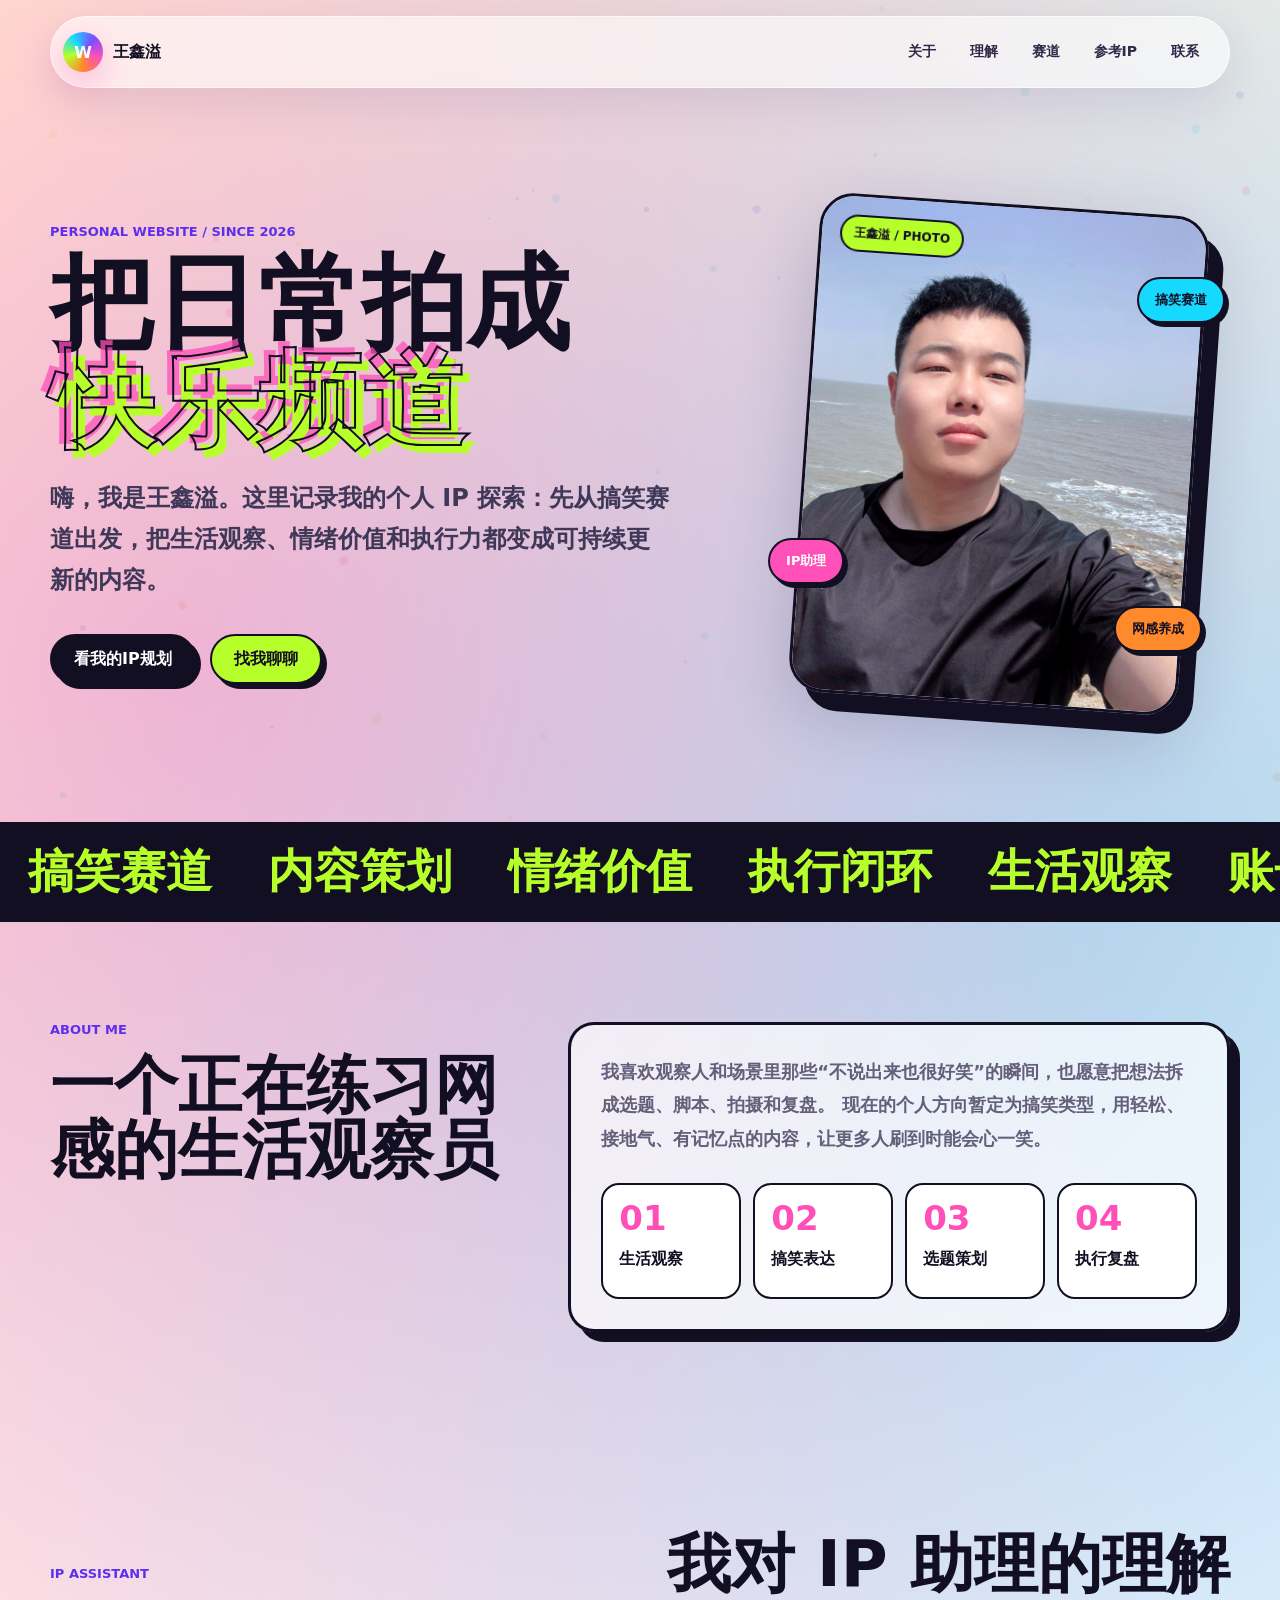
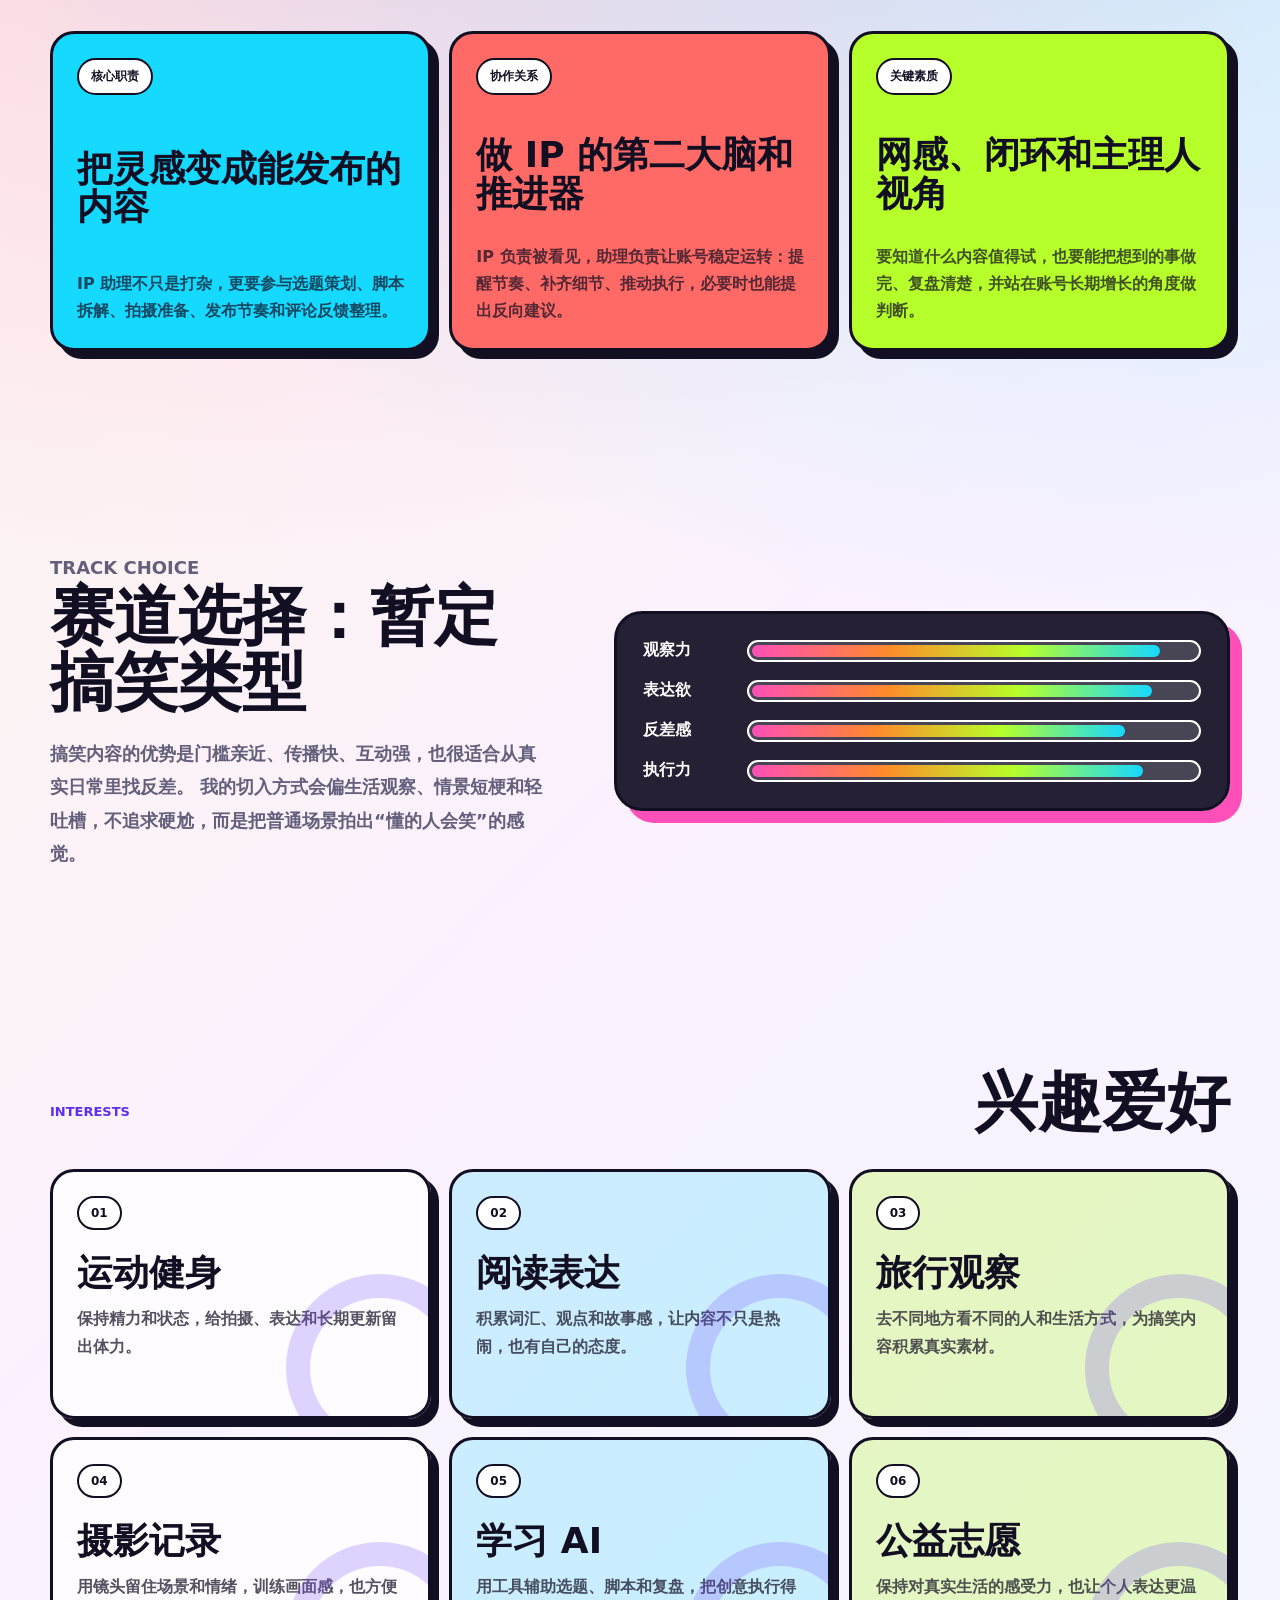
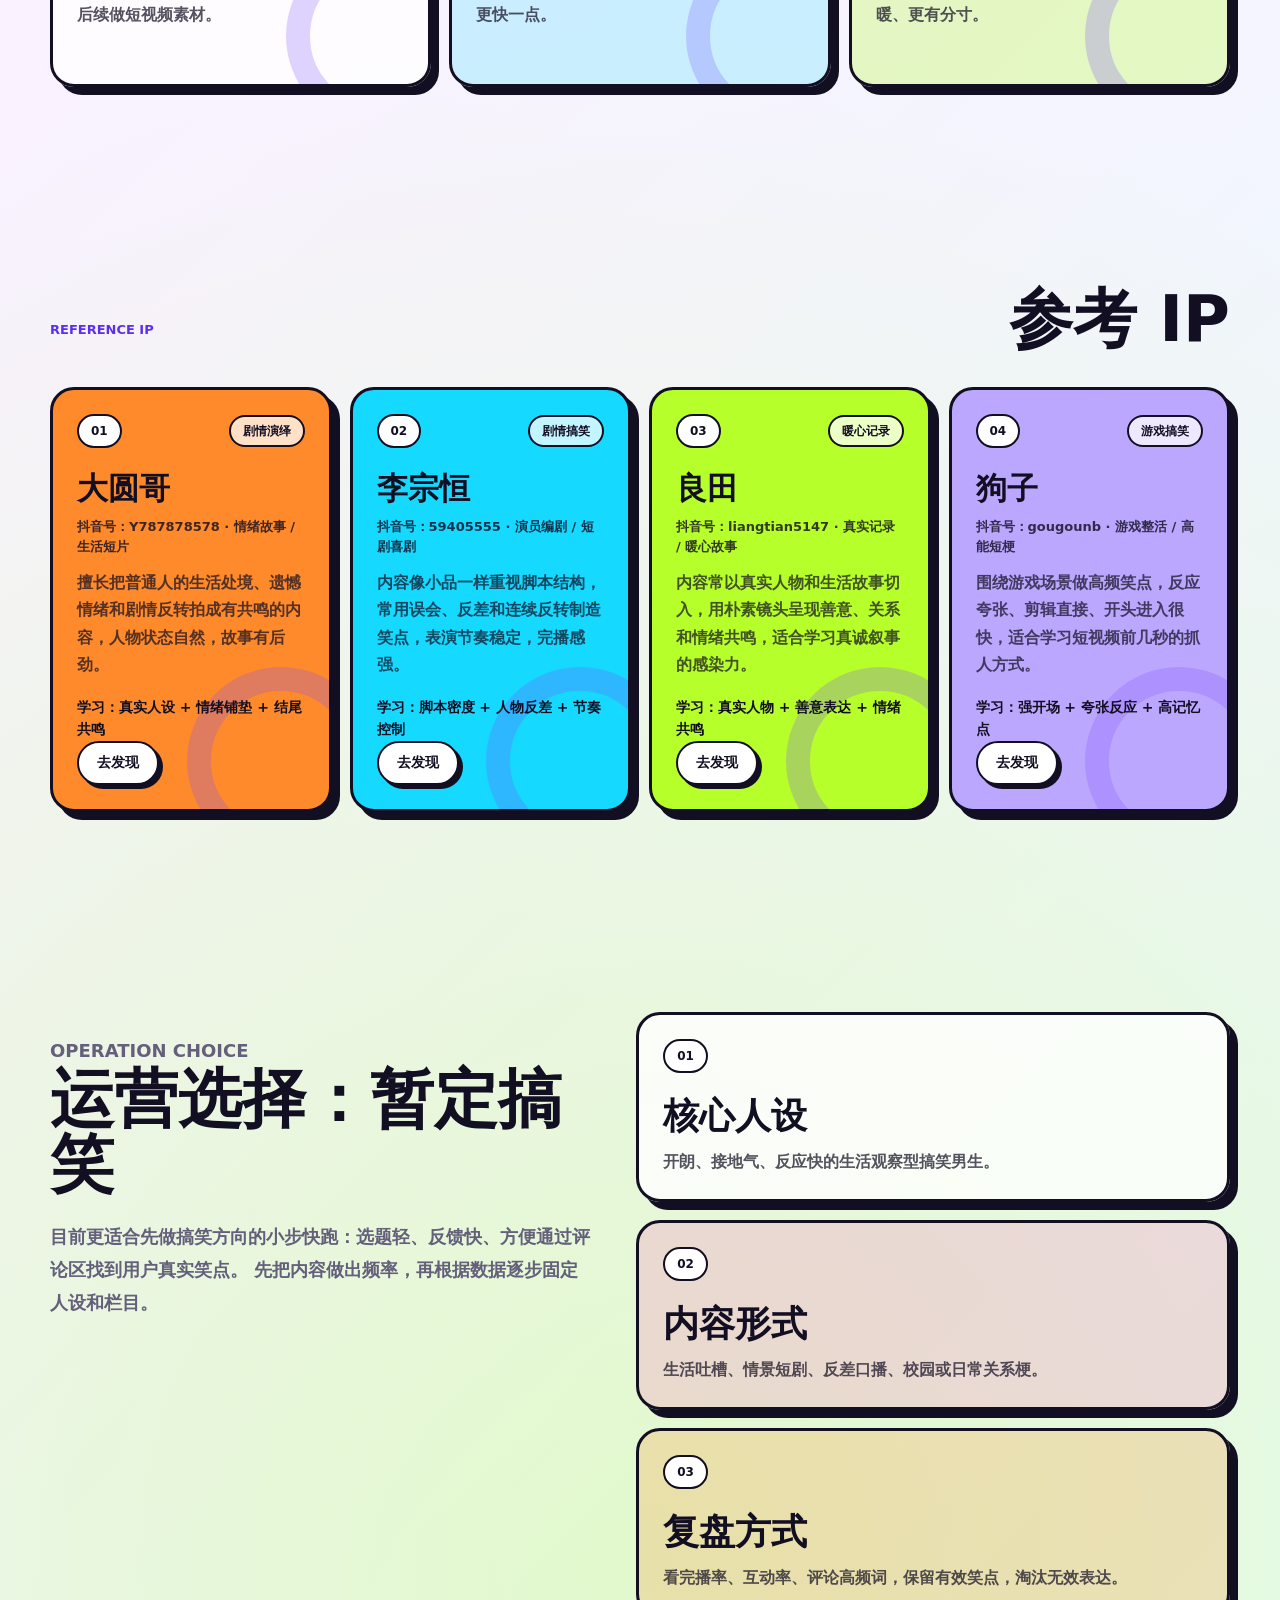
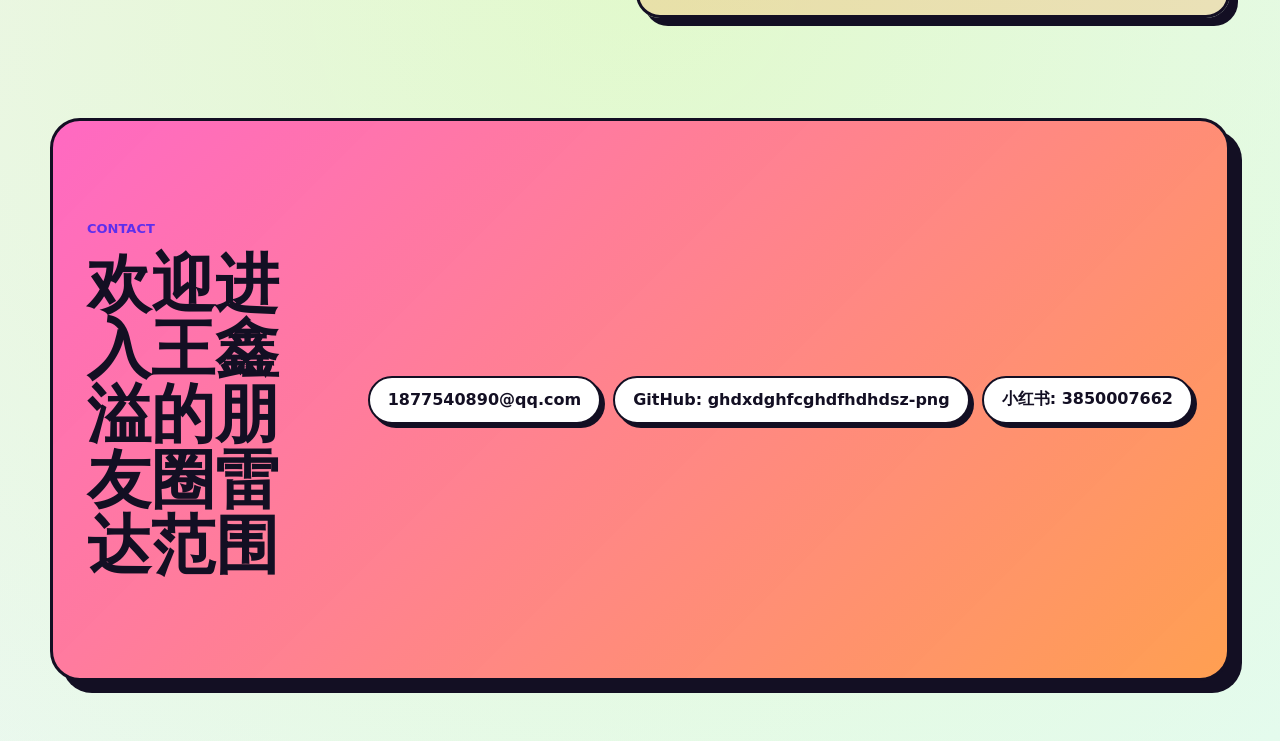
<file: index.html>
<!doctype html>
<html lang="zh-CN">
  <head>
    <meta charset="UTF-8" />
    <meta name="viewport" content="width=device-width, initial-scale=1.0" />
    <title>王鑫溢 | 个人主页</title>
    <meta
      name="description"
      content="王鑫溢的个人主页，展示个人介绍、IP助理理解、搞笑赛道方向、参考IP和联系方式。"
    />
    <link rel="stylesheet" href="./styles.css" />
  </head>
  <body>
    <canvas class="noise-field" id="noise-field" aria-hidden="true"></canvas>
    <div class="page-shell">
      <header class="site-header">
        <a class="brand-mark" href="#top" aria-label="回到顶部">
          <span>W</span>
          <span>王鑫溢</span>
        </a>
        <nav class="site-nav" aria-label="主要导航">
          <a href="#about">关于</a>
          <a href="#assistant">理解</a>
          <a href="#track">赛道</a>
          <a href="#reference">参考IP</a>
          <a href="#contact">联系</a>
        </nav>
      </header>

      <main id="top">
        <section class="hero-section" aria-labelledby="hero-title">
          <div class="hero-copy">
            <p class="eyebrow">Personal Website / Since 2026</p>
            <h1 id="hero-title">
              把日常拍成
              <span>快乐频道</span>
            </h1>
            <p class="hero-lead">
              嗨，我是王鑫溢。这里记录我的个人 IP 探索：先从搞笑赛道出发，把生活观察、情绪价值和执行力都变成可持续更新的内容。
            </p>
            <div class="hero-actions">
              <a class="primary-action" href="#assistant">看我的IP规划</a>
              <a class="ghost-action" href="#contact">找我聊聊</a>
            </div>
          </div>

          <div class="hero-visual" aria-label="照片展示区域">
            <div class="photo-frame">
              <img src="./assets/wang-xinyi-photo.jpg" alt="王鑫溢在海边的个人照片" />
              <div class="photo-glow"></div>
            </div>
            <div class="orbit orbit-one">搞笑赛道</div>
            <div class="orbit orbit-two">IP助理</div>
            <div class="orbit orbit-three">网感养成</div>
          </div>
        </section>

        <section class="ticker" aria-label="滚动关键词">
          <div class="ticker-track">
            <span>搞笑赛道</span>
            <span>内容策划</span>
            <span>情绪价值</span>
            <span>执行闭环</span>
            <span>生活观察</span>
            <span>账号运营</span>
            <span>搞笑赛道</span>
            <span>内容策划</span>
            <span>情绪价值</span>
            <span>执行闭环</span>
            <span>生活观察</span>
            <span>账号运营</span>
          </div>
        </section>

        <section class="section-grid about-section" id="about" aria-labelledby="about-title">
          <div>
            <p class="section-kicker">ABOUT ME</p>
            <h2 id="about-title">一个正在练习网感的生活观察员</h2>
          </div>
          <div class="about-panel">
            <p>
              我喜欢观察人和场景里那些“不说出来也很好笑”的瞬间，也愿意把想法拆成选题、脚本、拍摄和复盘。
              现在的个人方向暂定为搞笑类型，用轻松、接地气、有记忆点的内容，让更多人刷到时能会心一笑。
            </p>
            <div class="fact-grid">
              <div>
                <strong>01</strong>
                <span>生活观察</span>
              </div>
              <div>
                <strong>02</strong>
                <span>搞笑表达</span>
              </div>
              <div>
                <strong>03</strong>
                <span>选题策划</span>
              </div>
              <div>
                <strong>04</strong>
                <span>执行复盘</span>
              </div>
            </div>
          </div>
        </section>

        <section class="signal-section" id="assistant" aria-labelledby="assistant-title">
          <div class="section-heading">
            <p class="section-kicker">IP ASSISTANT</p>
            <h2 id="assistant-title">我对 IP 助理的理解</h2>
          </div>
          <div class="signal-board">
            <article class="signal-card electric">
              <span>核心职责</span>
              <h3>把灵感变成能发布的内容</h3>
              <p>IP 助理不只是打杂，更要参与选题策划、脚本拆解、拍摄准备、发布节奏和评论反馈整理。</p>
            </article>
            <article class="signal-card coral">
              <span>协作关系</span>
              <h3>做 IP 的第二大脑和推进器</h3>
              <p>IP 负责被看见，助理负责让账号稳定运转：提醒节奏、补齐细节、推动执行，必要时也能提出反向建议。</p>
            </article>
            <article class="signal-card lime">
              <span>关键素质</span>
              <h3>网感、闭环和主理人视角</h3>
              <p>要知道什么内容值得试，也要能把想到的事做完、复盘清楚，并站在账号长期增长的角度做判断。</p>
            </article>
          </div>
        </section>

        <section class="vibe-section" id="track" aria-labelledby="track-title">
          <div class="vibe-copy">
            <p class="section-kicker">TRACK CHOICE</p>
            <h2 id="track-title">赛道选择：暂定搞笑类型</h2>
            <p>
              搞笑内容的优势是门槛亲近、传播快、互动强，也很适合从真实日常里找反差。
              我的切入方式会偏生活观察、情景短梗和轻吐槽，不追求硬尬，而是把普通场景拍出“懂的人会笑”的感觉。
            </p>
          </div>
          <div class="meter-stack" aria-label="搞笑赛道适配指数">
            <div class="meter-row">
              <span>观察力</span>
              <div><i style="width: 92%"></i></div>
            </div>
            <div class="meter-row">
              <span>表达欲</span>
              <div><i style="width: 90%"></i></div>
            </div>
            <div class="meter-row">
              <span>反差感</span>
              <div><i style="width: 84%"></i></div>
            </div>
            <div class="meter-row">
              <span>执行力</span>
              <div><i style="width: 88%"></i></div>
            </div>
          </div>
        </section>

        <section class="ip-section" id="interests" aria-labelledby="interests-title">
          <div class="section-heading">
            <p class="section-kicker">INTERESTS</p>
            <h2 id="interests-title">兴趣爱好</h2>
          </div>
          <div class="ip-grid interest-grid">
            <article class="ip-card">
              <span>01</span>
              <h3>运动健身</h3>
              <p>保持精力和状态，给拍摄、表达和长期更新留出体力。</p>
            </article>
            <article class="ip-card">
              <span>02</span>
              <h3>阅读表达</h3>
              <p>积累词汇、观点和故事感，让内容不只是热闹，也有自己的态度。</p>
            </article>
            <article class="ip-card">
              <span>03</span>
              <h3>旅行观察</h3>
              <p>去不同地方看不同的人和生活方式，为搞笑内容积累真实素材。</p>
            </article>
            <article class="ip-card">
              <span>04</span>
              <h3>摄影记录</h3>
              <p>用镜头留住场景和情绪，训练画面感，也方便后续做短视频素材。</p>
            </article>
            <article class="ip-card">
              <span>05</span>
              <h3>学习 AI</h3>
              <p>用工具辅助选题、脚本和复盘，把创意执行得更快一点。</p>
            </article>
            <article class="ip-card">
              <span>06</span>
              <h3>公益志愿</h3>
              <p>保持对真实生活的感受力，也让个人表达更温暖、更有分寸。</p>
            </article>
          </div>
        </section>

        <section class="reference-section" id="reference" aria-labelledby="reference-title">
          <div class="section-heading">
            <p class="section-kicker">REFERENCE IP</p>
            <h2 id="reference-title">参考 IP</h2>
          </div>
          <div class="reference-grid">
            <article class="reference-card hot">
              <div class="reference-top">
                <span>01</span>
                <b>剧情演绎</b>
              </div>
              <h3>大圆哥</h3>
              <p class="reference-meta">抖音号：Y787878578 · 情绪故事 / 生活短片</p>
              <p>擅长把普通人的生活处境、遗憾情绪和剧情反转拍成有共鸣的内容，人物状态自然，故事有后劲。</p>
              <strong>学习：真实人设 + 情绪铺垫 + 结尾共鸣</strong>
              <a
                class="discover-link"
                href="https://www.douyin.com/user/MS4wLjABAAAA0joAdG_sxN6RJAXJBsXdzh1NzoVNYVgmhGYjooGY9t4"
                target="_blank"
                rel="noreferrer"
              >
                去发现
              </a>
            </article>
            <article class="reference-card blue">
              <div class="reference-top">
                <span>02</span>
                <b>剧情搞笑</b>
              </div>
              <h3>李宗恒</h3>
              <p class="reference-meta">抖音号：59405555 · 演员编剧 / 短剧喜剧</p>
              <p>内容像小品一样重视脚本结构，常用误会、反差和连续反转制造笑点，表演节奏稳定，完播感强。</p>
              <strong>学习：脚本密度 + 人物反差 + 节奏控制</strong>
              <a
                class="discover-link"
                href="https://www.douyin.com/user/MS4wLjABAAAAhYCwfJpCgIy9aao47My7ZwQT_pP_LzJlnb-800tywOg"
                target="_blank"
                rel="noreferrer"
              >
                去发现
              </a>
            </article>
            <article class="reference-card green">
              <div class="reference-top">
                <span>03</span>
                <b>暖心记录</b>
              </div>
              <h3>良田</h3>
              <p class="reference-meta">抖音号：liangtian5147 · 真实记录 / 暖心故事</p>
              <p>内容常以真实人物和生活故事切入，用朴素镜头呈现善意、关系和情绪共鸣，适合学习真诚叙事的感染力。</p>
              <strong>学习：真实人物 + 善意表达 + 情绪共鸣</strong>
              <a
                class="discover-link"
                href="https://www.douyin.com/user/MS4wLjABAAAAQYOoOBZzwRuk_Y3djgvWv1Hg8xv_itUHLQa6Ga5cTL8"
                target="_blank"
                rel="noreferrer"
              >
                去发现
              </a>
            </article>
            <article class="reference-card purple">
              <div class="reference-top">
                <span>04</span>
                <b>游戏搞笑</b>
              </div>
              <h3>狗子</h3>
              <p class="reference-meta">抖音号：gougounb · 游戏整活 / 高能短梗</p>
              <p>围绕游戏场景做高频笑点，反应夸张、剪辑直接、开头进入很快，适合学习短视频前几秒的抓人方式。</p>
              <strong>学习：强开场 + 夸张反应 + 高记忆点</strong>
              <a
                class="discover-link"
                href="https://www.douyin.com/user/MS4wLjABAAAA0Ubyj-sdykqaraPXLKjM64A4wqYsO76nE7-yoqsfB4E"
                target="_blank"
                rel="noreferrer"
              >
                去发现
              </a>
            </article>
          </div>
        </section>

        <section class="operation-section" id="operation" aria-labelledby="operation-title">
          <div class="operation-copy">
            <p class="section-kicker">OPERATION CHOICE</p>
            <h2 id="operation-title">运营选择：暂定搞笑</h2>
            <p>
              目前更适合先做搞笑方向的小步快跑：选题轻、反馈快、方便通过评论区找到用户真实笑点。
              先把内容做出频率，再根据数据逐步固定人设和栏目。
            </p>
          </div>
          <div class="choice-stack">
            <article>
              <span>01</span>
              <h3>核心人设</h3>
              <p>开朗、接地气、反应快的生活观察型搞笑男生。</p>
            </article>
            <article>
              <span>02</span>
              <h3>内容形式</h3>
              <p>生活吐槽、情景短剧、反差口播、校园或日常关系梗。</p>
            </article>
            <article>
              <span>03</span>
              <h3>复盘方式</h3>
              <p>看完播率、互动率、评论高频词，保留有效笑点，淘汰无效表达。</p>
            </article>
          </div>
        </section>

        <section class="contact-section" id="contact" aria-labelledby="contact-title">
          <div>
            <p class="section-kicker">CONTACT</p>
            <h2 id="contact-title">欢迎进入王鑫溢的朋友圈雷达范围</h2>
          </div>
          <div class="contact-links">
            <a href="mailto:1877540890@qq.com">1877540890@qq.com</a>
            <a href="https://github.com/ghdxdghfcghdfhdhdsz-png" target="_blank" rel="noreferrer">
              GitHub: ghdxdghfcghdfhdhdsz-png
            </a>
            <a
              href="https://www.xiaohongshu.com/search_result?keyword=3850007662"
              target="_blank"
              rel="noreferrer"
            >
              小红书: 3850007662
            </a>
          </div>
        </section>
      </main>
    </div>

    <script src="./script.js"></script>
  </body>
</html>
</file>
<file: styles.css>
:root {
  --ink: #130f23;
  --muted: #645f7b;
  --paper: #fffaf0;
  --pink: #ff4fb8;
  --orange: #ff8a2b;
  --cyan: #16d9ff;
  --lime: #b7ff2a;
  --violet: #7b4dff;
  --line: rgba(19, 15, 35, 0.14);
  --shadow: 0 24px 70px rgba(35, 23, 61, 0.2);
}

* {
  box-sizing: border-box;
}

html {
  scroll-behavior: smooth;
}

body {
  min-width: 320px;
  margin: 0;
  color: var(--ink);
  font-family: "Inter", "Noto Sans SC", system-ui, sans-serif;
  background:
    radial-gradient(circle at 15% 12%, rgba(255, 79, 184, 0.38), transparent 30%),
    radial-gradient(circle at 85% 16%, rgba(22, 217, 255, 0.36), transparent 28%),
    radial-gradient(circle at 50% 86%, rgba(183, 255, 42, 0.24), transparent 32%),
    linear-gradient(135deg, #fff8d6 0%, #fbf1ff 45%, #e8fbff 100%);
  overflow-x: hidden;
}

a {
  color: inherit;
  text-decoration: none;
}

.noise-field {
  position: fixed;
  inset: 0;
  width: 100vw;
  height: 100vh;
  pointer-events: none;
  mix-blend-mode: multiply;
  opacity: 0.35;
  z-index: 0;
}

.page-shell {
  position: relative;
  z-index: 1;
  width: min(1180px, calc(100% - 32px));
  margin: 0 auto;
}

.site-header {
  position: sticky;
  top: 16px;
  z-index: 10;
  display: flex;
  align-items: center;
  justify-content: space-between;
  gap: 18px;
  margin: 16px 0 34px;
  padding: 12px;
  border: 1px solid rgba(255, 255, 255, 0.58);
  border-radius: 999px;
  background: rgba(255, 255, 255, 0.58);
  box-shadow: 0 14px 46px rgba(68, 49, 120, 0.12);
  backdrop-filter: blur(18px);
}

.brand-mark {
  display: inline-flex;
  align-items: center;
  gap: 10px;
  min-width: 0;
  padding-right: 12px;
  font-weight: 900;
}

.brand-mark span:first-child {
  display: grid;
  width: 40px;
  height: 40px;
  place-items: center;
  border-radius: 50%;
  color: #fff;
  background: conic-gradient(from 110deg, var(--pink), var(--orange), var(--lime), var(--cyan), var(--violet), var(--pink));
  box-shadow: 0 10px 30px rgba(255, 79, 184, 0.35);
}

.brand-mark span:last-child {
  overflow: hidden;
  max-width: 150px;
  white-space: nowrap;
  text-overflow: ellipsis;
}

.site-nav {
  display: flex;
  gap: 6px;
  padding: 4px;
}

.site-nav a {
  padding: 10px 14px;
  border-radius: 999px;
  color: #302847;
  font-size: 14px;
  font-weight: 800;
}

.site-nav a:hover {
  background: rgba(255, 255, 255, 0.8);
}

.hero-section {
  display: grid;
  grid-template-columns: minmax(0, 1.08fr) minmax(300px, 0.74fr);
  align-items: center;
  min-height: clamp(520px, calc(100vh - 180px), 700px);
  gap: 44px;
  padding: 8px 0 44px;
}

.eyebrow,
.section-kicker {
  margin: 0 0 16px;
  color: #5d2fed;
  font-size: 13px;
  font-weight: 900;
  letter-spacing: 0;
  text-transform: uppercase;
}

.hero-copy h1 {
  max-width: 760px;
  margin: 0;
  font-size: clamp(54px, 8.4vw, 104px);
  font-weight: 900;
  line-height: 0.94;
}

.hero-copy h1 span {
  display: block;
  white-space: nowrap;
  color: transparent;
  -webkit-text-stroke: 2px var(--ink);
  text-shadow: 8px 8px 0 var(--lime), -6px -6px 0 rgba(255, 79, 184, 0.75);
}

.hero-lead {
  max-width: 620px;
  margin: 28px 0 0;
  color: #3f3858;
  font-size: clamp(18px, 2.3vw, 24px);
  font-weight: 700;
  line-height: 1.7;
}

.hero-actions {
  display: flex;
  flex-wrap: wrap;
  gap: 14px;
  margin-top: 34px;
}

.primary-action,
.ghost-action {
  display: inline-flex;
  align-items: center;
  justify-content: center;
  min-height: 50px;
  padding: 0 22px;
  border: 2px solid var(--ink);
  border-radius: 999px;
  font-weight: 900;
  box-shadow: 5px 5px 0 var(--ink);
  transition: transform 180ms ease, box-shadow 180ms ease;
}

.primary-action {
  color: #fff;
  background: var(--ink);
}

.ghost-action {
  background: var(--lime);
}

.primary-action:hover,
.ghost-action:hover {
  transform: translate(4px, 4px);
  box-shadow: 1px 1px 0 var(--ink);
}

.hero-visual {
  position: relative;
  display: grid;
  min-height: 520px;
  place-items: center;
}

.photo-frame {
  position: relative;
  width: min(100%, 390px);
  aspect-ratio: 0.78;
  transform: rotate(4deg);
  border: 3px solid var(--ink);
  border-radius: 34px;
  background:
    linear-gradient(135deg, rgba(255, 255, 255, 0.9), rgba(255, 255, 255, 0.52)),
    repeating-linear-gradient(45deg, rgba(255, 79, 184, 0.2) 0 10px, rgba(22, 217, 255, 0.18) 10px 20px);
  box-shadow: 16px 18px 0 var(--ink), var(--shadow);
  overflow: hidden;
}

.photo-frame::before {
  content: "王鑫溢 / PHOTO";
  position: absolute;
  top: 18px;
  left: 18px;
  z-index: 2;
  padding: 8px 12px;
  border: 2px solid var(--ink);
  border-radius: 999px;
  background: var(--lime);
  font-size: 12px;
  font-weight: 900;
}

.photo-frame img {
  position: relative;
  z-index: 1;
  width: 100%;
  height: 100%;
  object-fit: cover;
  filter: saturate(1.12) contrast(1.04);
}

.photo-glow {
  position: absolute;
  inset: auto -20% -16% -20%;
  height: 48%;
  background: radial-gradient(circle, rgba(255, 79, 184, 0.38), transparent 64%);
}

.orbit {
  position: absolute;
  display: grid;
  min-height: 46px;
  place-items: center;
  padding: 0 16px;
  border: 2px solid var(--ink);
  border-radius: 999px;
  font-size: 13px;
  font-weight: 900;
  box-shadow: 4px 4px 0 var(--ink);
  animation: floaty 4.8s ease-in-out infinite;
}

.orbit-one {
  top: 16%;
  right: 1%;
  background: var(--cyan);
}

.orbit-two {
  bottom: 25%;
  left: 0;
  background: var(--pink);
  color: #fff;
  animation-delay: -1.6s;
}

.orbit-three {
  right: 6%;
  bottom: 12%;
  background: var(--orange);
  animation-delay: -2.6s;
}

.ticker {
  width: 100vw;
  margin-left: calc(50% - 50vw);
  border-block: 3px solid var(--ink);
  background: var(--ink);
  color: var(--lime);
  overflow: hidden;
}

.ticker-track {
  display: flex;
  width: max-content;
  animation: marquee 22s linear infinite;
}

.ticker span {
  padding: 16px 28px;
  font-size: clamp(22px, 4vw, 46px);
  font-weight: 900;
  white-space: nowrap;
}

section {
  scroll-margin-top: 110px;
}

.section-grid,
.signal-section,
.vibe-section,
.ip-section,
.reference-section,
.operation-section,
.contact-section {
  padding: 100px 0;
}

.section-grid {
  display: grid;
  grid-template-columns: minmax(260px, 0.72fr) minmax(0, 1fr);
  gap: 42px;
  align-items: start;
}

h2 {
  margin: 0;
  font-size: clamp(36px, 5vw, 70px);
  font-weight: 900;
  line-height: 1.02;
}

.about-panel {
  padding: 30px;
  border: 3px solid var(--ink);
  border-radius: 26px;
  background: rgba(255, 255, 255, 0.68);
  box-shadow: 10px 10px 0 var(--ink);
}

.about-panel p,
.vibe-copy p {
  margin: 0;
  color: var(--muted);
  font-size: 18px;
  font-weight: 700;
  line-height: 1.85;
}

.fact-grid {
  display: grid;
  grid-template-columns: repeat(4, minmax(0, 1fr));
  gap: 12px;
  margin-top: 28px;
}

.fact-grid div {
  min-height: 116px;
  padding: 16px;
  border: 2px solid var(--ink);
  border-radius: 18px;
  background: #fff;
}

.fact-grid strong,
.fact-grid span {
  display: block;
}

.fact-grid strong {
  color: var(--pink);
  font-size: 34px;
  line-height: 1;
}

.fact-grid span {
  margin-top: 14px;
  font-weight: 900;
}

.section-heading {
  display: flex;
  align-items: end;
  justify-content: space-between;
  gap: 24px;
  margin-bottom: 34px;
}

.signal-board,
.ip-grid,
.reference-grid {
  display: grid;
  gap: 18px;
}

.signal-board,
.ip-grid {
  grid-template-columns: repeat(3, minmax(0, 1fr));
}

.reference-grid {
  grid-template-columns: repeat(4, minmax(0, 1fr));
}

.signal-card,
.ip-card,
.reference-card,
.choice-stack article {
  min-height: 320px;
  padding: 24px;
  border: 3px solid var(--ink);
  border-radius: 24px;
  box-shadow: 8px 8px 0 var(--ink);
}

.signal-card {
  display: flex;
  flex-direction: column;
  justify-content: space-between;
}

.signal-card span,
.ip-card span,
.reference-card span,
.choice-stack article span {
  display: inline-flex;
  width: max-content;
  max-width: 100%;
  padding: 8px 12px;
  border: 2px solid var(--ink);
  border-radius: 999px;
  background: #fff;
  font-size: 12px;
  font-weight: 900;
}

.signal-card h3,
.ip-card h3,
.reference-card h3,
.choice-stack article h3 {
  margin: 24px 0 12px;
  font-size: clamp(25px, 3vw, 36px);
  line-height: 1.08;
}

.signal-card p,
.ip-card p,
.reference-card p,
.choice-stack article p,
.operation-copy p {
  margin: 0;
  color: rgba(19, 15, 35, 0.72);
  font-size: 16px;
  font-weight: 700;
  line-height: 1.7;
}

.electric {
  background: var(--cyan);
}

.coral {
  background: #ff6a66;
}

.lime {
  background: var(--lime);
}

.vibe-section {
  display: grid;
  grid-template-columns: minmax(0, 0.85fr) minmax(320px, 1fr);
  gap: 40px;
  align-items: center;
}

.vibe-copy {
  padding-right: 20px;
}

.vibe-copy p:last-child {
  margin-top: 22px;
}

.meter-stack {
  display: grid;
  gap: 18px;
  padding: 26px;
  border: 3px solid var(--ink);
  border-radius: 28px;
  background: rgba(19, 15, 35, 0.92);
  box-shadow: 12px 12px 0 var(--pink);
}

.meter-row {
  display: grid;
  grid-template-columns: 88px 1fr;
  gap: 16px;
  align-items: center;
  color: #fff;
  font-weight: 900;
}

.meter-row div {
  height: 22px;
  padding: 3px;
  border: 2px solid #fff;
  border-radius: 999px;
  background: rgba(255, 255, 255, 0.16);
}

.meter-row i {
  display: block;
  height: 100%;
  border-radius: inherit;
  background: linear-gradient(90deg, var(--pink), var(--orange), var(--lime), var(--cyan));
  animation: pulseWidth 2.8s ease-in-out infinite;
}

.ip-card,
.reference-card,
.choice-stack article {
  position: relative;
  background: rgba(255, 255, 255, 0.7);
  overflow: hidden;
}

.ip-card {
  min-height: 250px;
}

.ip-card:nth-child(3n + 1) {
  background: rgba(255, 255, 255, 0.76);
}

.ip-card:nth-child(3n + 2) {
  background: rgba(22, 217, 255, 0.2);
}

.ip-card:nth-child(3n) {
  background: rgba(183, 255, 42, 0.28);
}

.ip-card::after,
.reference-card::after {
  content: "";
  position: absolute;
  right: -46px;
  bottom: -46px;
  width: 140px;
  height: 140px;
  border: 24px solid rgba(123, 77, 255, 0.24);
  border-radius: 50%;
}

.reference-card {
  display: flex;
  flex-direction: column;
  min-height: 360px;
}

.reference-top {
  position: relative;
  z-index: 1;
  display: flex;
  align-items: center;
  justify-content: space-between;
  gap: 12px;
}

.reference-top b {
  padding: 8px 12px;
  border: 2px solid var(--ink);
  border-radius: 999px;
  background: rgba(255, 255, 255, 0.74);
  font-size: 12px;
  line-height: 1;
}

.reference-card h3 {
  position: relative;
  z-index: 1;
  font-size: clamp(24px, 2.4vw, 31px);
}

.reference-meta {
  position: relative;
  z-index: 1;
  margin-bottom: 12px !important;
  color: rgba(19, 15, 35, 0.82) !important;
  font-size: 13px !important;
  line-height: 1.55 !important;
}

.reference-card strong {
  position: relative;
  z-index: 1;
  display: block;
  margin-top: 18px;
  color: var(--ink);
  font-size: 14px;
  line-height: 1.6;
}

.discover-link {
  position: relative;
  z-index: 1;
  display: inline-flex;
  width: max-content;
  min-height: 44px;
  align-items: center;
  justify-content: center;
  margin-top: auto;
  padding: 0 18px;
  border: 2px solid var(--ink);
  border-radius: 999px;
  background: #fff;
  font-size: 14px;
  font-weight: 900;
  box-shadow: 4px 4px 0 var(--ink);
  transition: transform 180ms ease, box-shadow 180ms ease;
}

.discover-link:hover {
  transform: translate(3px, 3px);
  box-shadow: 1px 1px 0 var(--ink);
}

.hot {
  background: #ff8a2b;
}

.blue {
  background: var(--cyan);
}

.green {
  background: var(--lime);
}

.purple {
  background: #bca7ff;
}

.operation-section {
  display: grid;
  grid-template-columns: minmax(0, 0.92fr) minmax(360px, 1fr);
  gap: 40px;
  align-items: start;
}

.operation-copy {
  position: sticky;
  top: 120px;
}

.operation-copy p {
  margin-top: 22px;
  color: var(--muted);
  font-size: 18px;
  line-height: 1.85;
}

.choice-stack {
  display: grid;
  gap: 18px;
}

.choice-stack article {
  min-height: 190px;
  background: rgba(255, 255, 255, 0.78);
}

.choice-stack article:nth-child(2) {
  background: rgba(255, 79, 184, 0.18);
}

.choice-stack article:nth-child(3) {
  background: rgba(255, 138, 43, 0.22);
}

.contact-section {
  display: grid;
  grid-template-columns: minmax(0, 1fr) auto;
  gap: 34px;
  align-items: center;
  margin-bottom: 60px;
  padding-inline: 34px;
  border: 3px solid var(--ink);
  border-radius: 30px;
  background:
    linear-gradient(135deg, rgba(255, 79, 184, 0.85), rgba(255, 138, 43, 0.82)),
    #fff;
  box-shadow: 12px 12px 0 var(--ink);
}

.contact-links {
  display: flex;
  flex-wrap: wrap;
  justify-content: flex-end;
  gap: 12px;
}

.contact-links a {
  display: inline-flex;
  min-height: 48px;
  align-items: center;
  justify-content: center;
  padding: 0 18px;
  border: 2px solid var(--ink);
  border-radius: 999px;
  background: #fff;
  font-weight: 900;
  box-shadow: 4px 4px 0 var(--ink);
  overflow-wrap: anywhere;
  text-align: center;
}

@keyframes floaty {
  0%,
  100% {
    transform: translateY(0) rotate(-4deg);
  }
  50% {
    transform: translateY(-18px) rotate(5deg);
  }
}

@keyframes marquee {
  from {
    transform: translateX(0);
  }
  to {
    transform: translateX(-50%);
  }
}

@keyframes pulseWidth {
  0%,
  100% {
    filter: saturate(1);
  }
  50% {
    filter: saturate(1.4) brightness(1.08);
  }
}

@media (max-width: 900px) {
  .site-header {
    align-items: stretch;
    border-radius: 28px;
  }

  .site-nav {
    flex: 1;
    justify-content: flex-end;
  }

  .hero-section,
  .section-grid,
  .vibe-section,
  .operation-section,
  .contact-section {
    grid-template-columns: 1fr;
  }

  .hero-section {
    min-height: auto;
    padding-top: 32px;
  }

  .hero-visual {
    min-height: 520px;
  }

  .photo-frame {
    width: min(86vw, 390px);
  }

  .signal-board,
  .ip-grid,
  .reference-grid {
    grid-template-columns: 1fr;
  }

  .operation-copy {
    position: static;
  }

  .fact-grid {
    grid-template-columns: repeat(2, minmax(0, 1fr));
  }

  .contact-links {
    justify-content: flex-start;
  }
}

@media (max-width: 640px) {
  .page-shell {
    width: min(100% - 22px, 1180px);
  }

  .site-header {
    position: relative;
    top: 0;
    flex-direction: column;
    gap: 10px;
  }

  .brand-mark {
    width: 100%;
  }

  .site-nav {
    display: grid;
    width: 100%;
    grid-template-columns: repeat(5, minmax(0, 1fr));
    gap: 4px;
  }

  .site-nav a {
    padding: 10px 4px;
    font-size: 12px;
    text-align: center;
  }

  .hero-copy h1 {
    font-size: clamp(49px, 17vw, 76px);
  }

  .hero-copy h1 span {
    -webkit-text-stroke: 1.5px var(--ink);
    text-shadow: 4px 4px 0 var(--lime), -3px -3px 0 rgba(255, 79, 184, 0.75);
  }

  .hero-actions {
    display: grid;
    grid-template-columns: 1fr;
  }

  .hero-visual {
    min-height: 430px;
  }

  .photo-frame {
    width: min(82vw, 340px);
    border-radius: 26px;
    box-shadow: 9px 10px 0 var(--ink), var(--shadow);
  }

  .orbit-one {
    top: 4%;
    right: 0;
  }

  .orbit-two {
    bottom: 18%;
  }

  .orbit-three {
    right: 0;
    bottom: 5%;
  }

  .section-grid,
  .signal-section,
  .vibe-section,
  .ip-section,
  .reference-section,
  .operation-section,
  .contact-section {
    padding: 72px 0;
  }

  .about-panel,
  .meter-stack {
    padding: 20px;
  }

  .fact-grid {
    grid-template-columns: 1fr;
  }

  .section-heading {
    display: block;
  }

  .signal-card,
  .ip-card,
  .reference-card {
    min-height: 260px;
  }

  .choice-stack article {
    min-height: 190px;
  }

  .meter-row {
    grid-template-columns: 72px 1fr;
    gap: 10px;
    font-size: 14px;
  }

  .contact-section {
    padding-inline: 20px;
    margin-bottom: 30px;
  }
}

@media (prefers-reduced-motion: reduce) {
  *,
  *::before,
  *::after {
    scroll-behavior: auto !important;
    animation-duration: 1ms !important;
    animation-iteration-count: 1 !important;
    transition-duration: 1ms !important;
  }
}
</file>
